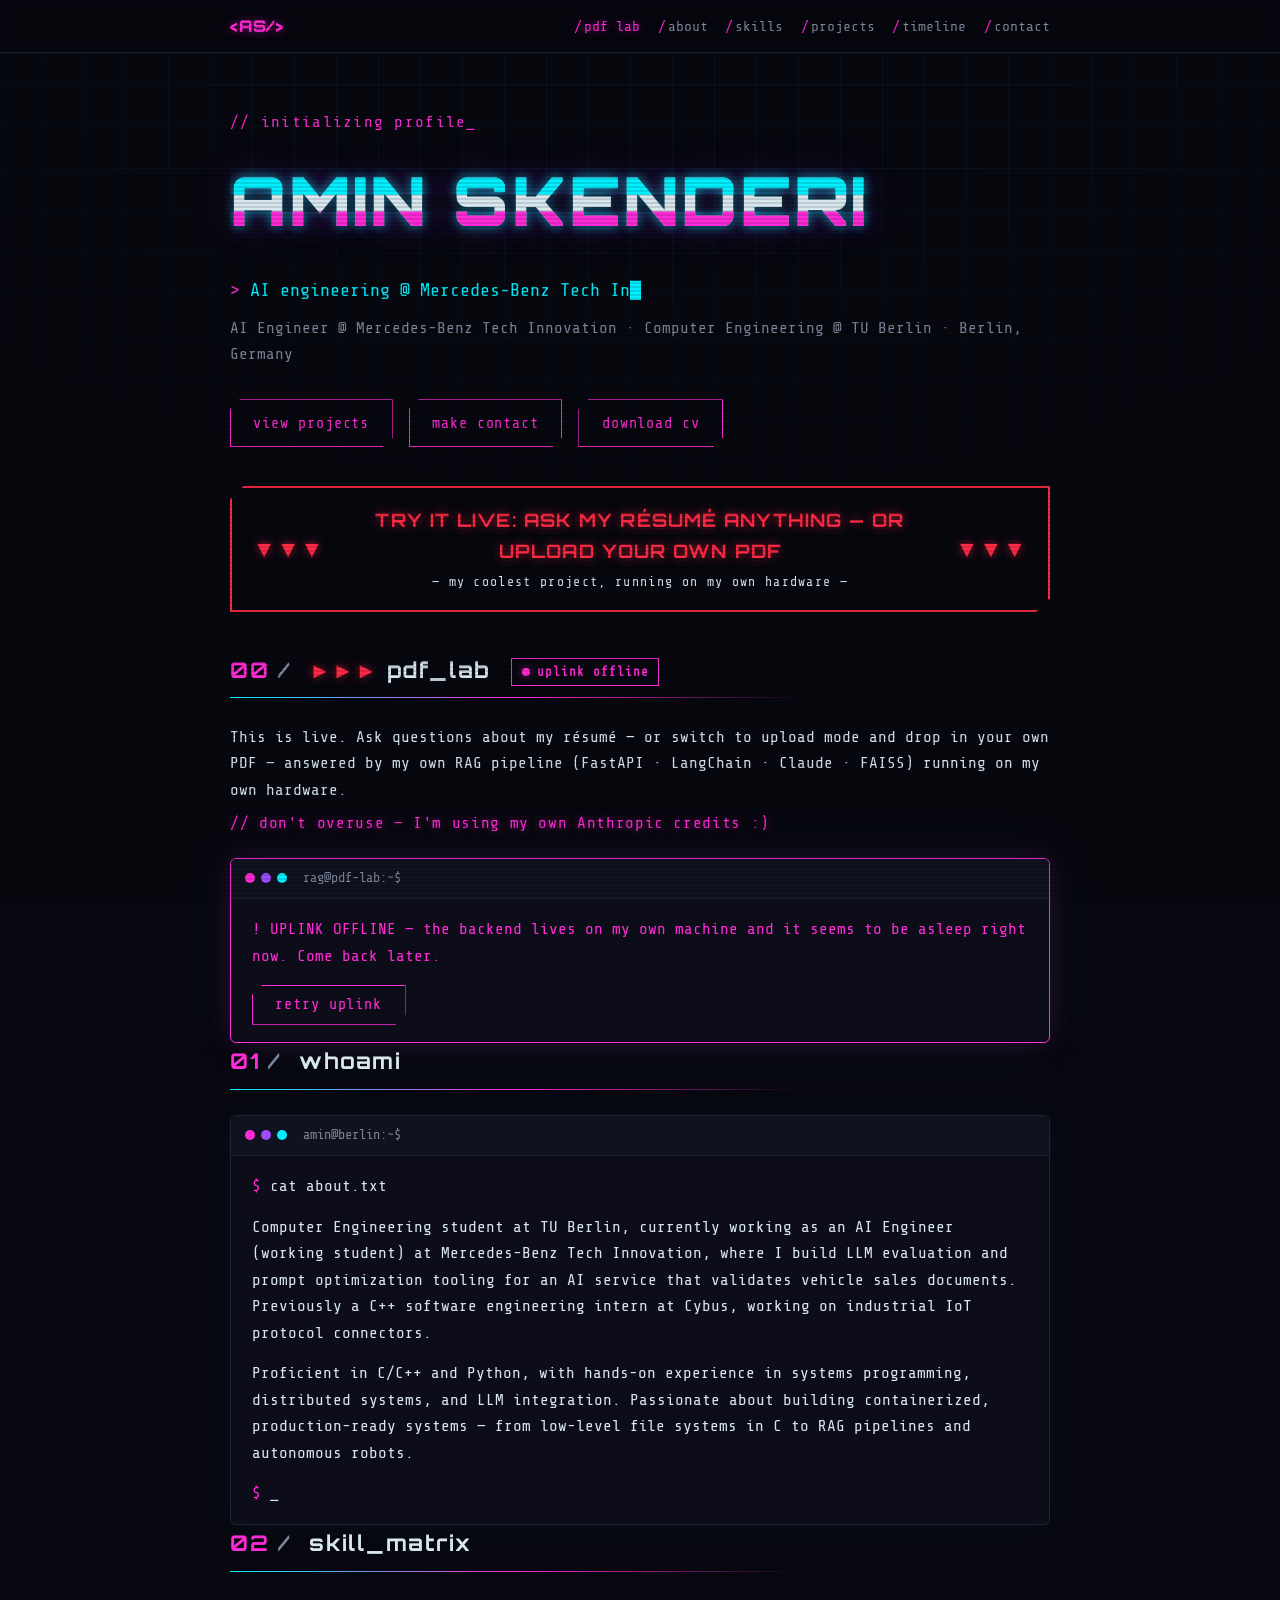
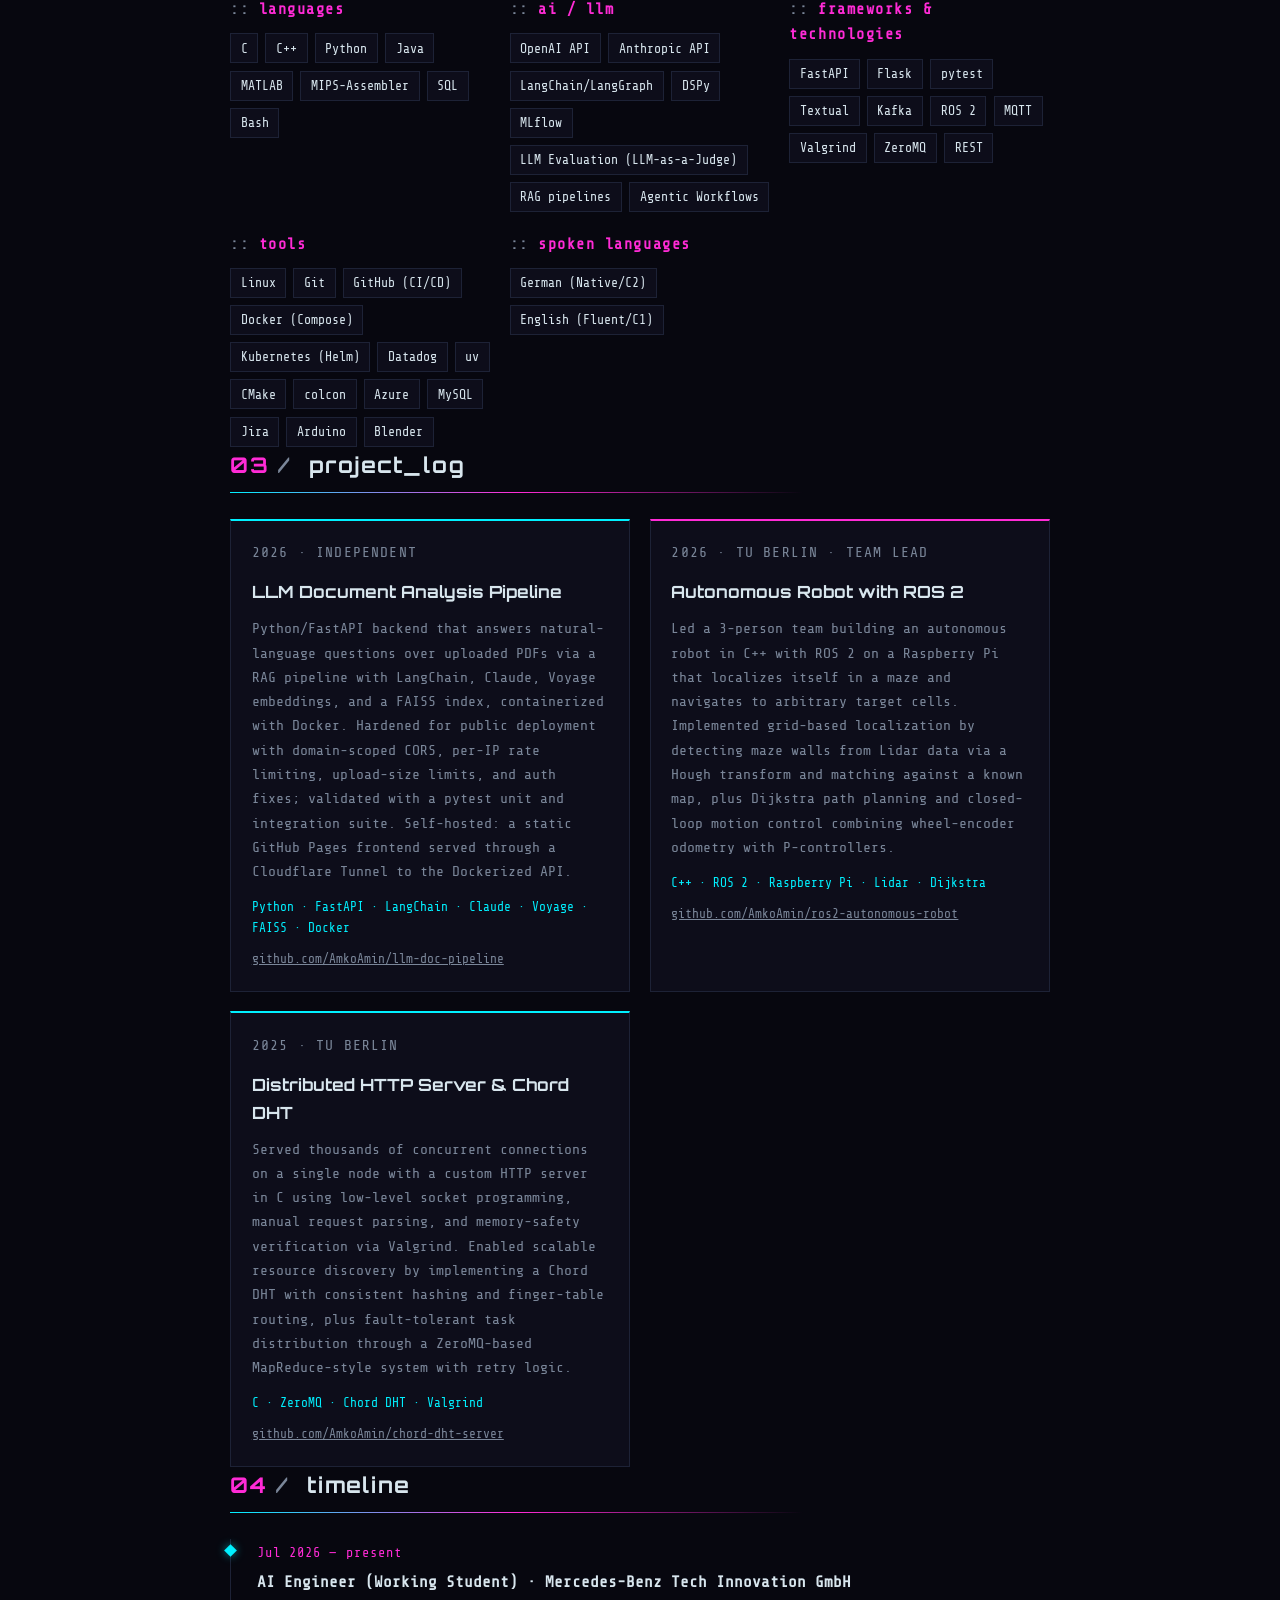
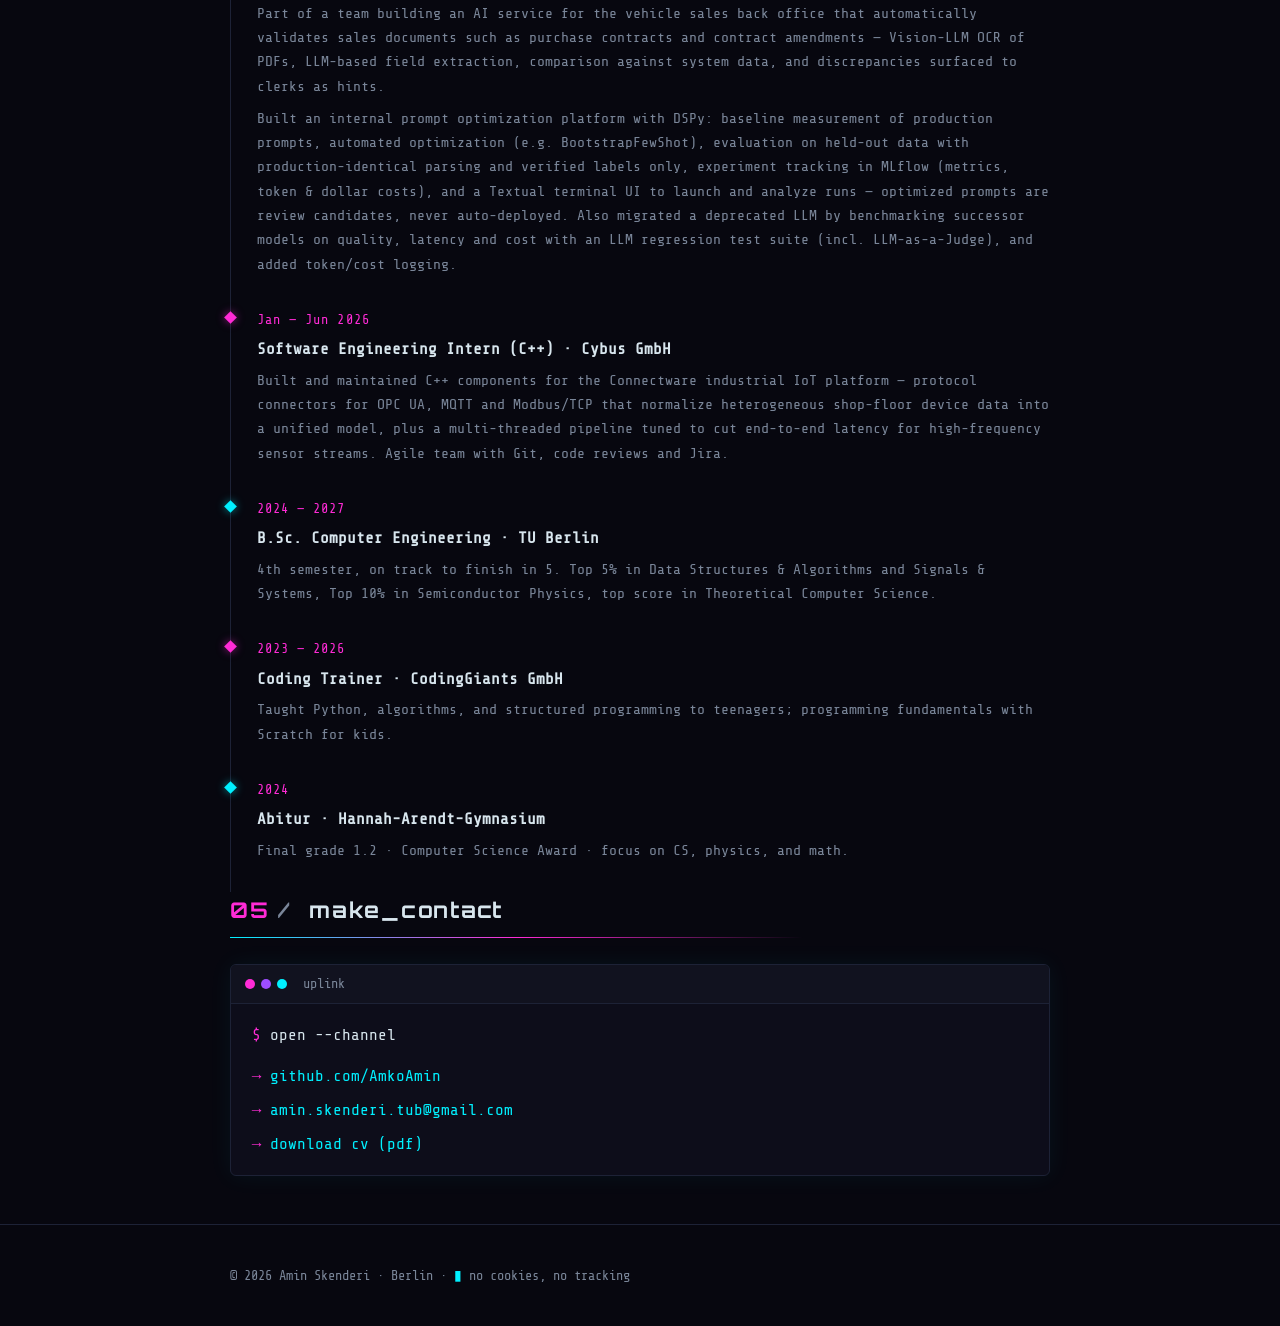
<file: index.html>
<!DOCTYPE html>
<html lang="en">
<head>
  <meta charset="UTF-8">
  <meta name="viewport" content="width=device-width, initial-scale=1.0">
  <meta name="description" content="Amin Skenderi — AI Engineer (working student) at Mercedes-Benz Tech Innovation and Computer Engineering student at TU Berlin, building LLM systems, C++ software and robots in Berlin.">
  <title>Amin Skenderi // root</title>
  <link rel="canonical" href="https://aminskenderi.me/">
  <meta name="robots" content="index, follow">

  <!-- Open Graph -->
  <meta property="og:type" content="website">
  <meta property="og:url" content="https://aminskenderi.me/">
  <meta property="og:title" content="Amin Skenderi">
  <meta property="og:description" content="AI Engineer (working student) at Mercedes-Benz Tech Innovation and Computer Engineering student at TU Berlin, building LLM systems, C++ software and robots in Berlin.">
  <meta name="twitter:card" content="summary">
  <meta name="twitter:title" content="Amin Skenderi">
  <meta name="twitter:description" content="AI Engineer (working student) at Mercedes-Benz Tech Innovation and Computer Engineering student at TU Berlin, building LLM systems, C++ software and robots in Berlin.">

  <!-- Structured data: Person -->
  <script type="application/ld+json">
  {
    "@context": "https://schema.org",
    "@type": "Person",
    "name": "Amin Skenderi",
    "url": "https://aminskenderi.me",
    "jobTitle": "AI Engineer (Working Student)",
    "worksFor": {
      "@type": "Organization",
      "name": "Mercedes-Benz Tech Innovation GmbH"
    },
    "address": {
      "@type": "PostalAddress",
      "addressLocality": "Berlin",
      "addressCountry": "DE"
    },
    "alumniOf": {
      "@type": "CollegeOrUniversity",
      "name": "TU Berlin"
    },
    "sameAs": [
      "https://github.com/AmkoAmin"
    ]
  }
  </script>
  <!-- TODO: LinkedIn-URL oben in "sameAs" ergaenzen, z.B. "https://www.linkedin.com/in/dein-profil" -->

  <link rel="preconnect" href="https://fonts.googleapis.com">
  <link rel="preconnect" href="https://fonts.gstatic.com" crossorigin>
  <link href="https://fonts.googleapis.com/css2?family=Orbitron:wght@500;700;900&family=Share+Tech+Mono&display=swap" rel="stylesheet">
  <link rel="stylesheet" href="style.css">
</head>
<body>
  <div class="scanlines" aria-hidden="true"></div>
  <div class="grid-bg" aria-hidden="true"></div>

  <header class="site-header">
    <nav class="container">
      <a class="brand" href="#top">&lt;AS/&gt;</a>
      <ul class="nav-links">
        <li><a href="#pdf-lab" class="nav-hot">pdf lab</a></li>
        <li><a href="#about">about</a></li>
        <li><a href="#skills">skills</a></li>
        <li><a href="#projects">projects</a></li>
        <li><a href="#timeline">timeline</a></li>
        <li><a href="#contact">contact</a></li>
      </ul>
    </nav>
  </header>

  <main id="top">
    <!-- HERO -->
    <section class="hero container">
      <p class="hero-pre">// initializing profile_</p>
      <h1 class="glitch" data-text="AMIN SKENDERI">AMIN SKENDERI</h1>
      <p class="tagline">
        <span class="prompt">&gt;</span> <span id="typed"></span><span class="cursor">█</span>
      </p>
      <p class="hero-sub">
        AI Engineer @ Mercedes-Benz Tech Innovation · Computer Engineering @ TU Berlin · Berlin, Germany
      </p>
      <div class="hero-actions">
        <a class="btn btn-ghost" href="#projects">view projects</a>
        <a class="btn btn-ghost" href="#contact">make contact</a>
        <a class="btn btn-ghost" href="Amin_Skenderi_CV.pdf" download>download cv</a>
      </div>

      <a href="#pdf-lab" class="lab-callout">
        <span class="callout-arrows" aria-hidden="true">▼▼▼</span>
        <span class="callout-text">
          TRY IT LIVE: ASK MY RÉSUMÉ ANYTHING — OR UPLOAD YOUR OWN PDF
          <small>— my coolest project, running on my own hardware —</small>
        </span>
        <span class="callout-arrows" aria-hidden="true">▼▼▼</span>
      </a>
    </section>

    <!-- PDF LAB -->
    <section id="pdf-lab" class="container">
      <h2>
        <span class="h-num">00</span>
        <span class="red-arrows" aria-hidden="true">►►►</span> pdf_lab
        <span class="uplink-badge" id="uplink-badge"><span class="uplink-dot"></span>checking uplink…</span>
      </h2>
      <p class="lab-intro">
        This is live. Ask questions about my résumé — or switch to upload mode and
        drop in your own PDF — answered by my own RAG pipeline
        (FastAPI · LangChain · Claude · FAISS) running on my own hardware.
      </p>
      <p class="lab-joke">// don't overuse — I'm using my own Anthropic credits :)</p>

      <div class="terminal lab-terminal">
        <div class="terminal-bar">
          <span class="dot"></span><span class="dot"></span><span class="dot"></span>
          <span class="terminal-title">rag@pdf-lab:~$</span>
        </div>
        <div class="terminal-body">
          <div id="lab-offline" class="lab-offline hidden">
            <p><span class="prompt">!</span> UPLINK OFFLINE — the backend lives on my own machine
            and it seems to be asleep right now. Come back later.</p>
            <button class="btn btn-ghost" id="retry-uplink" type="button">retry uplink</button>
          </div>

          <div id="lab-ui" class="hidden">
            <div class="lab-mode" role="tablist" aria-label="lab mode">
              <button type="button" class="mode-btn active" id="mode-demo" role="tab" aria-selected="true">ask about Amin</button>
              <button type="button" class="mode-btn" id="mode-upload" role="tab" aria-selected="false">upload your own</button>
            </div>

            <label class="dropzone" id="dropzone">
              <input type="file" id="file-input" accept=".pdf,.txt" hidden>
              <span id="dropzone-text">[ drop a pdf here — or click to upload ]</span>
            </label>

            <div class="lab-model hidden" id="lab-model">
              <label for="provider-select">answering model</label>
              <select id="provider-select" aria-label="answering model"></select>
            </div>

            <form id="ask-form" class="ask-form">
              <span class="prompt">&gt;</span>
              <input type="text" id="question" placeholder="upload a document first…"
                     autocomplete="off" maxlength="500" disabled>
              <button type="submit" class="btn btn-primary" id="ask-btn" disabled>transmit</button>
            </form>

            <div id="lab-log" class="lab-log" aria-live="polite"></div>
          </div>
        </div>
      </div>
    </section>

    <!-- ABOUT -->
    <section id="about" class="container">
      <h2><span class="h-num">01</span> whoami</h2>
      <div class="terminal">
        <div class="terminal-bar">
          <span class="dot"></span><span class="dot"></span><span class="dot"></span>
          <span class="terminal-title">amin@berlin:~$</span>
        </div>
        <div class="terminal-body">
          <p><span class="prompt">$</span> cat about.txt</p>
          <p>
            Computer Engineering student at TU Berlin, currently working as an AI
            Engineer (working student) at Mercedes-Benz Tech Innovation, where I build
            LLM evaluation and prompt optimization tooling for an AI service that
            validates vehicle sales documents. Previously a C++ software engineering
            intern at Cybus, working on industrial IoT protocol connectors.
          </p>
          <p>
            Proficient in C/C++ and Python, with hands-on experience in systems
            programming, distributed systems, and LLM integration. Passionate about
            building containerized, production-ready systems — from low-level file
            systems in C to RAG pipelines and autonomous robots.
          </p>
          <p><span class="prompt">$</span> _</p>
        </div>
      </div>
    </section>

    <!-- SKILLS -->
    <section id="skills" class="container">
      <h2><span class="h-num">02</span> skill_matrix</h2>
      <div class="skill-groups">
        <div class="skill-group">
          <h3>languages</h3>
          <ul class="chips">
            <li>C</li><li>C++</li><li>Python</li><li>Java</li><li>MATLAB</li>
            <li>MIPS-Assembler</li><li>SQL</li><li>Bash</li>
          </ul>
        </div>
        <div class="skill-group">
          <h3>ai / llm</h3>
          <ul class="chips">
            <li>OpenAI API</li><li>Anthropic API</li><li>LangChain/LangGraph</li>
            <li>DSPy</li><li>MLflow</li><li>LLM Evaluation (LLM-as-a-Judge)</li>
            <li>RAG pipelines</li><li>Agentic Workflows</li>
          </ul>
        </div>
        <div class="skill-group">
          <h3>frameworks &amp; technologies</h3>
          <ul class="chips">
            <li>FastAPI</li><li>Flask</li><li>pytest</li><li>Textual</li><li>Kafka</li><li>ROS 2</li><li>MQTT</li>
            <li>Valgrind</li><li>ZeroMQ</li><li>REST</li>
          </ul>
        </div>
        <div class="skill-group">
          <h3>tools</h3>
          <ul class="chips">
            <li>Linux</li><li>Git</li><li>GitHub (CI/CD)</li><li>Docker (Compose)</li>
            <li>Kubernetes (Helm)</li><li>Datadog</li><li>uv</li>
            <li>CMake</li><li>colcon</li><li>Azure</li><li>MySQL</li><li>Jira</li><li>Arduino</li><li>Blender</li>
          </ul>
        </div>
        <div class="skill-group">
          <h3>spoken languages</h3>
          <ul class="chips">
            <li>German (Native/C2)</li><li>English (Fluent/C1)</li>
          </ul>
        </div>
      </div>
    </section>

    <!-- PROJECTS -->
    <section id="projects" class="container">
      <h2><span class="h-num">03</span> project_log</h2>
      <div class="project-grid">
        <article class="project-card">
          <p class="card-meta">2026 · independent</p>
          <h3>LLM Document Analysis Pipeline</h3>
          <p>
            Python/FastAPI backend that answers natural-language questions over
            uploaded PDFs via a RAG pipeline with LangChain, Claude,
            Voyage embeddings, and a FAISS index, containerized with Docker.
            Hardened for public deployment with domain-scoped CORS, per-IP rate
            limiting, upload-size limits, and auth fixes; validated with a pytest unit and
            integration suite. Self-hosted: a static GitHub Pages frontend served
            through a Cloudflare Tunnel to the Dockerized API.
          </p>
          <p class="tech">Python · FastAPI · LangChain · Claude · Voyage · FAISS · Docker</p>
          <p class="repo"><a href="https://github.com/AmkoAmin/llm-doc-pipeline">github.com/AmkoAmin/llm-doc-pipeline</a></p>
        </article>

        <article class="project-card">
          <p class="card-meta">2026 · TU Berlin · team lead</p>
          <h3>Autonomous Robot with ROS 2</h3>
          <p>
            Led a 3-person team building an autonomous robot in C++ with ROS 2 on
            a Raspberry Pi that localizes itself in a maze and navigates to
            arbitrary target cells. Implemented grid-based localization by
            detecting maze walls from Lidar data via a Hough transform and
            matching against a known map, plus Dijkstra path planning and
            closed-loop motion control combining wheel-encoder odometry with
            P-controllers.
          </p>
          <p class="tech">C++ · ROS 2 · Raspberry Pi · Lidar · Dijkstra</p>
          <p class="repo"><a href="https://github.com/AmkoAmin/ros2-autonomous-robot">github.com/AmkoAmin/ros2-autonomous-robot</a></p>
        </article>

        <article class="project-card">
          <p class="card-meta">2025 · TU Berlin</p>
          <h3>Distributed HTTP Server &amp; Chord DHT</h3>
          <p>
            Served thousands of concurrent connections on a single node with a
            custom HTTP server in C using low-level socket programming, manual
            request parsing, and memory-safety verification via Valgrind. Enabled
            scalable resource discovery by implementing a Chord DHT with
            consistent hashing and finger-table routing, plus fault-tolerant task
            distribution through a ZeroMQ-based MapReduce-style system with retry
            logic.
          </p>
          <p class="tech">C · ZeroMQ · Chord DHT · Valgrind</p>
          <p class="repo"><a href="https://github.com/AmkoAmin/chord-dht-server">github.com/AmkoAmin/chord-dht-server</a></p>
        </article>
      </div>
    </section>

    <!-- TIMELINE -->
    <section id="timeline" class="container">
      <h2><span class="h-num">04</span> timeline</h2>
      <ul class="timeline">
        <li>
          <span class="time">Jul 2026 — present</span>
          <div>
            <h3>AI Engineer (Working Student) · Mercedes-Benz Tech Innovation GmbH</h3>
            <p>Part of a team building an AI service for the vehicle sales back office
            that automatically validates sales documents such as purchase contracts and
            contract amendments — Vision-LLM OCR of PDFs, LLM-based field extraction,
            comparison against system data, and discrepancies surfaced to clerks as hints.</p>
            <p>Built an internal prompt optimization platform with DSPy: baseline
            measurement of production prompts, automated optimization (e.g.
            BootstrapFewShot), evaluation on held-out data with production-identical
            parsing and verified labels only, experiment tracking in MLflow (metrics,
            token &amp; dollar costs), and a Textual terminal UI to launch and analyze
            runs — optimized prompts are review candidates, never auto-deployed. Also
            migrated a deprecated LLM by benchmarking successor models on quality,
            latency and cost with an LLM regression test suite (incl. LLM-as-a-Judge),
            and added token/cost logging.</p>
          </div>
        </li>
        <li>
          <span class="time">Jan — Jun 2026</span>
          <div>
            <h3>Software Engineering Intern (C++) · Cybus GmbH</h3>
            <p>Built and maintained C++ components for the Connectware industrial
            IoT platform — protocol connectors for OPC UA, MQTT and Modbus/TCP that
            normalize heterogeneous shop-floor device data into a unified model, plus
            a multi-threaded pipeline tuned to cut end-to-end latency for high-frequency
            sensor streams. Agile team with Git, code reviews and Jira.</p>
          </div>
        </li>
        <li>
          <span class="time">2024 — 2027</span>
          <div>
            <h3>B.Sc. Computer Engineering · TU Berlin</h3>
            <p>4th semester, on track to finish in 5. Top 5% in Data Structures &amp;
            Algorithms and Signals &amp; Systems, Top 10% in Semiconductor Physics,
            top score in Theoretical Computer Science.</p>
          </div>
        </li>
        <li>
          <span class="time">2023 — 2026</span>
          <div>
            <h3>Coding Trainer · CodingGiants GmbH</h3>
            <p>Taught Python, algorithms, and structured programming to teenagers;
            programming fundamentals with Scratch for kids.</p>
          </div>
        </li>
        <li>
          <span class="time">2024</span>
          <div>
            <h3>Abitur · Hannah-Arendt-Gymnasium</h3>
            <p>Final grade 1.2 · Computer Science Award · focus on CS, physics, and math.</p>
          </div>
        </li>
      </ul>
    </section>

    <!-- CONTACT -->
    <section id="contact" class="container">
      <h2><span class="h-num">05</span> make_contact</h2>
      <div class="terminal">
        <div class="terminal-bar">
          <span class="dot"></span><span class="dot"></span><span class="dot"></span>
          <span class="terminal-title">uplink</span>
        </div>
        <div class="terminal-body contact-body">
          <p><span class="prompt">$</span> open --channel</p>
          <ul class="contact-links">
            <li><a href="https://github.com/AmkoAmin">github.com/AmkoAmin</a></li>
            <li><a href="mailto:amin.skenderi.tub@gmail.com">amin.skenderi.tub@gmail.com</a></li>
            <li><a href="Amin_Skenderi_CV.pdf" download>download cv (pdf)</a></li>
          </ul>
        </div>
      </div>
    </section>
  </main>

  <footer class="site-footer">
    <div class="container">
      <p>© 2026 Amin Skenderi · Berlin · <span class="footer-blink">▮</span> no cookies, no tracking</p>
    </div>
  </footer>

  <script src="script.js"></script>
</body>
</html>
</file>
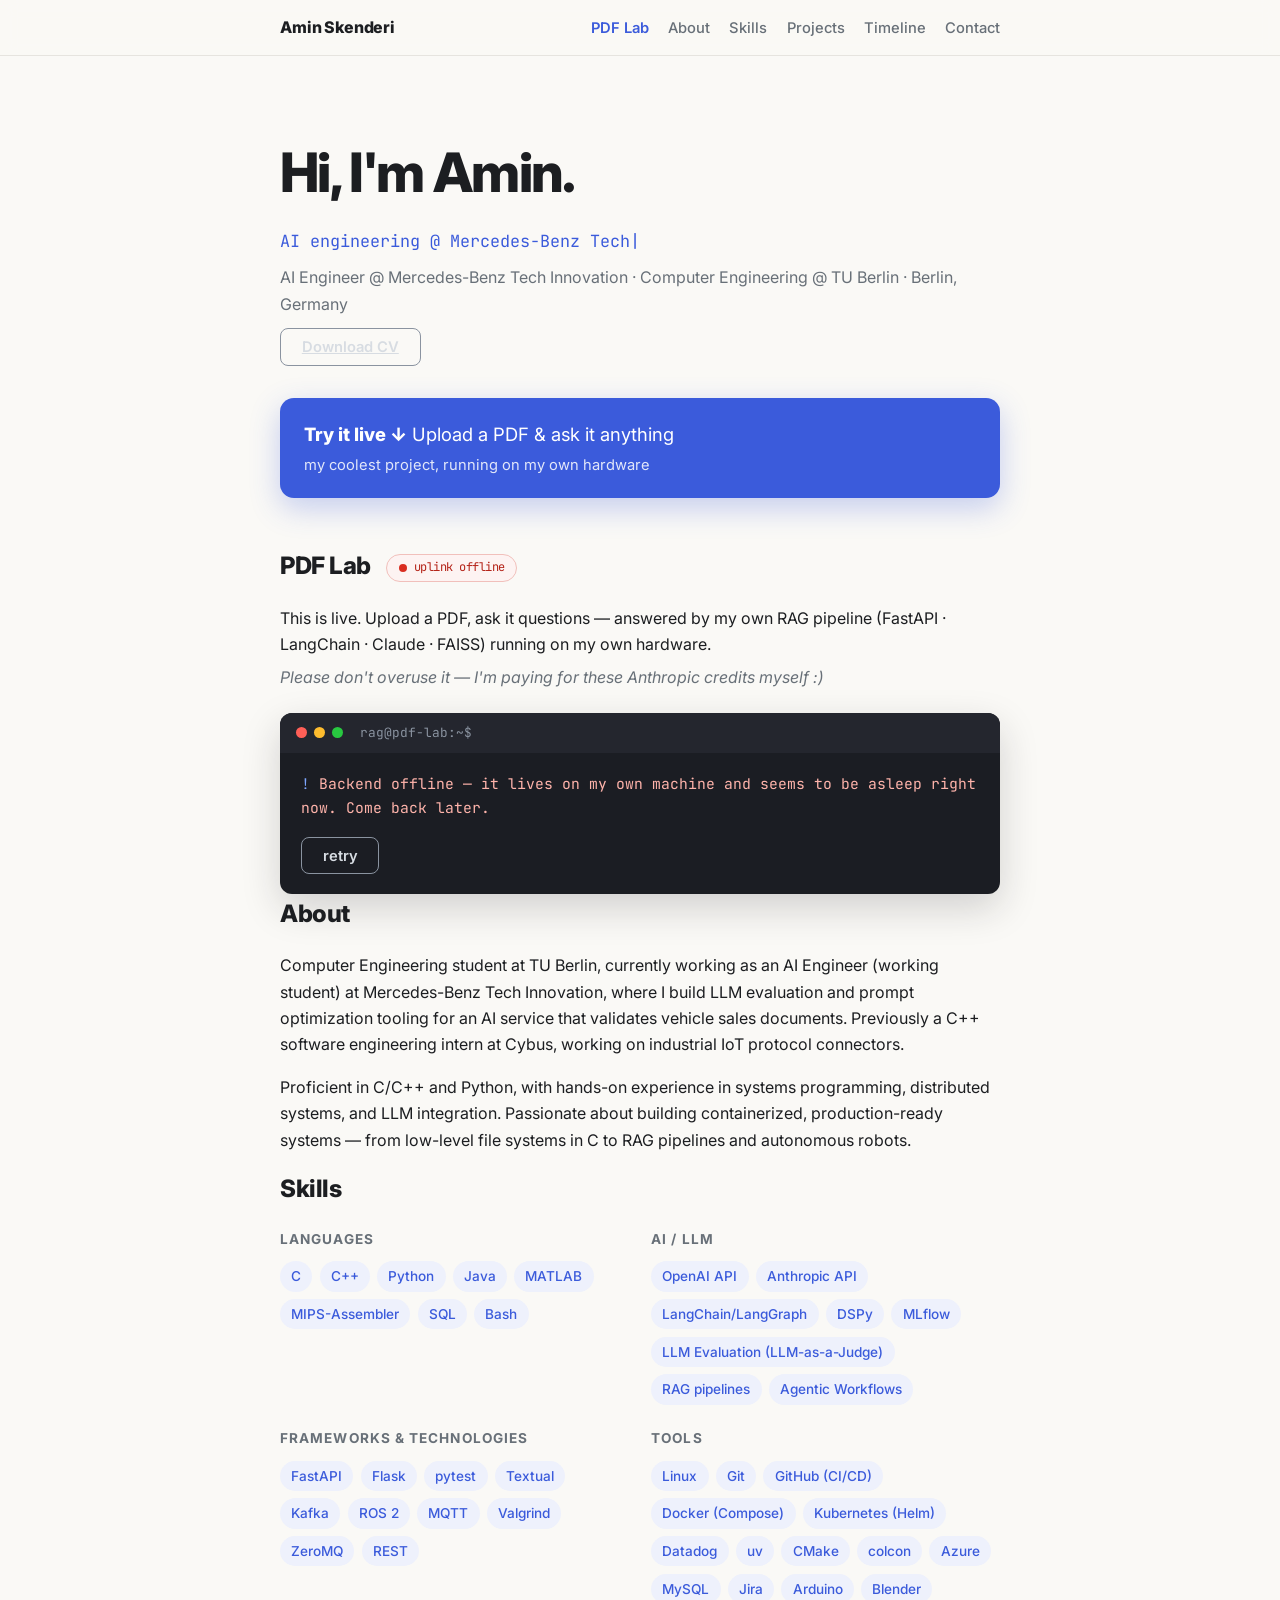
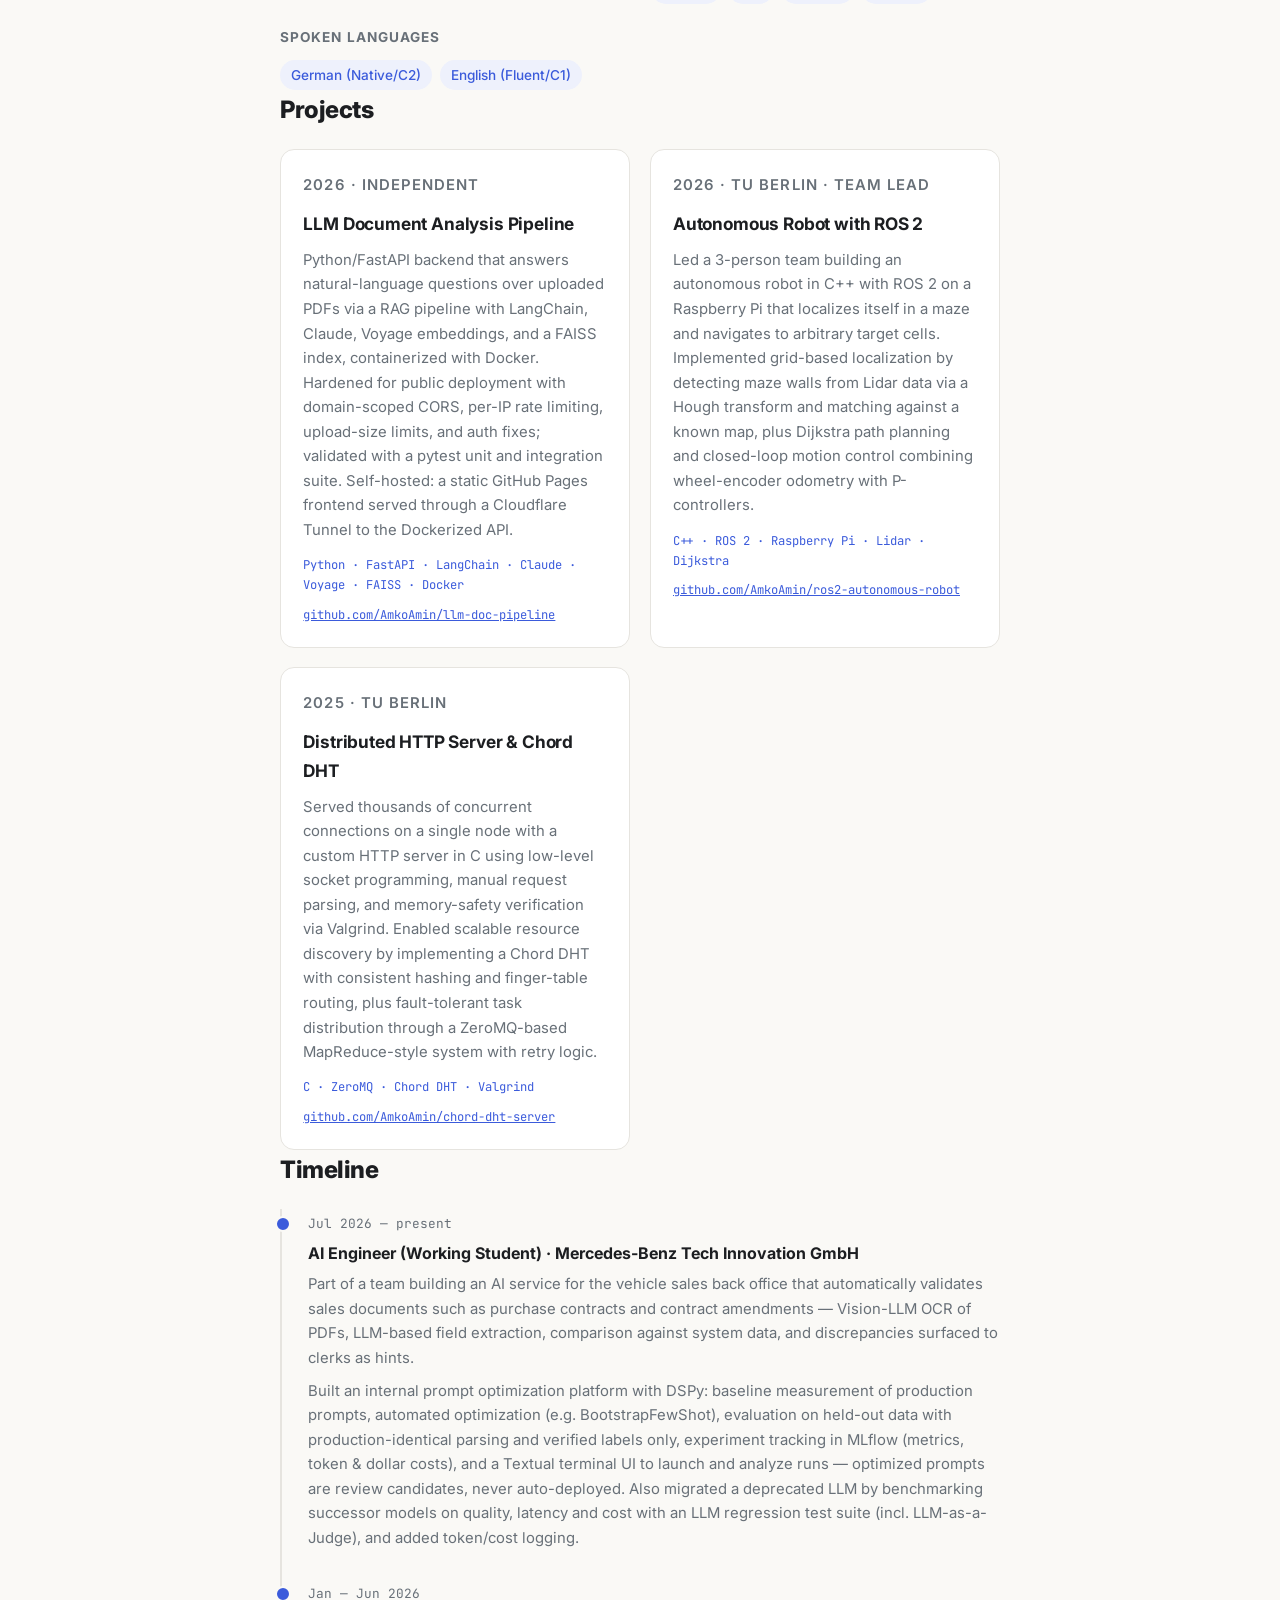
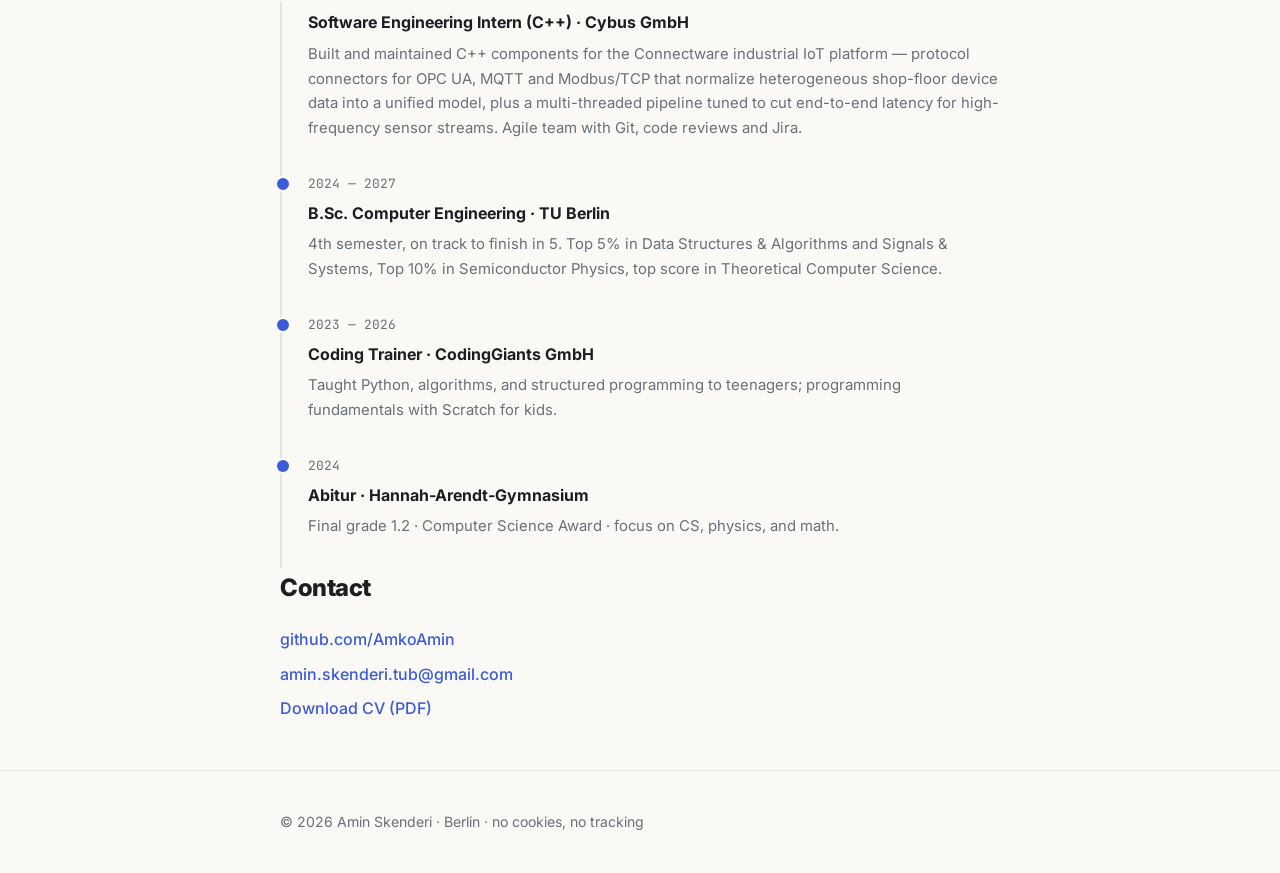
<file: index-alternative.html>
<!DOCTYPE html>
<html lang="en">
<head>
  <meta charset="UTF-8">
  <meta name="viewport" content="width=device-width, initial-scale=1.0">
  <meta name="description" content="Amin Skenderi — AI Engineer (working student) at Mercedes-Benz Tech Innovation and Computer Engineering student at TU Berlin, building LLM systems, C++ software and robots in Berlin.">
  <title>Amin Skenderi</title>
  <!-- Hauptseite als canonical, damit beide Versionen nicht als Duplicate Content konkurrieren -->
  <link rel="canonical" href="https://aminskenderi.me/">
  <meta name="robots" content="index, follow">

  <!-- Open Graph -->
  <meta property="og:type" content="website">
  <meta property="og:url" content="https://aminskenderi.me/">
  <meta property="og:title" content="Amin Skenderi">
  <meta property="og:description" content="AI Engineer (working student) at Mercedes-Benz Tech Innovation and Computer Engineering student at TU Berlin, building LLM systems, C++ software and robots in Berlin.">

  <!-- Structured data: Person -->
  <script type="application/ld+json">
  {
    "@context": "https://schema.org",
    "@type": "Person",
    "name": "Amin Skenderi",
    "url": "https://aminskenderi.me",
    "jobTitle": "AI Engineer (Working Student)",
    "worksFor": {
      "@type": "Organization",
      "name": "Mercedes-Benz Tech Innovation GmbH"
    },
    "address": {
      "@type": "PostalAddress",
      "addressLocality": "Berlin",
      "addressCountry": "DE"
    },
    "alumniOf": {
      "@type": "CollegeOrUniversity",
      "name": "TU Berlin"
    },
    "sameAs": [
      "https://github.com/AmkoAmin"
    ]
  }
  </script>

  <link rel="preconnect" href="https://fonts.googleapis.com">
  <link rel="preconnect" href="https://fonts.gstatic.com" crossorigin>
  <link href="https://fonts.googleapis.com/css2?family=Inter:wght@400;500;600;800&family=JetBrains+Mono:wght@400;600&display=swap" rel="stylesheet">
  <link rel="stylesheet" href="style-alternative.css">
</head>
<body>
  <header class="site-header">
    <nav class="container">
      <a class="brand" href="#top">Amin Skenderi</a>
      <ul class="nav-links">
        <li><a href="#pdf-lab" class="nav-hot">PDF Lab</a></li>
        <li><a href="#about">About</a></li>
        <li><a href="#skills">Skills</a></li>
        <li><a href="#projects">Projects</a></li>
        <li><a href="#timeline">Timeline</a></li>
        <li><a href="#contact">Contact</a></li>
      </ul>
    </nav>
  </header>

  <main id="top">
    <!-- HERO -->
    <section class="hero container">
      <h1>Hi, I'm Amin.</h1>
      <p class="tagline"><span id="typed"></span><span class="cursor">|</span></p>
      <p class="hero-sub">
        AI Engineer @ Mercedes-Benz Tech Innovation · Computer Engineering @ TU Berlin · Berlin, Germany
      </p>

      <p class="hero-actions">
        <a class="btn" href="Amin_Skenderi_CV.pdf" download>Download CV</a>
      </p>

      <a href="#pdf-lab" class="lab-callout">
        <span class="callout-text">
          <strong>Try it live ↓</strong> Upload a PDF &amp; ask it anything
          <small>my coolest project, running on my own hardware</small>
        </span>
      </a>
    </section>

    <!-- PDF LAB -->
    <section id="pdf-lab" class="container">
      <h2>PDF Lab
        <span class="uplink-badge" id="uplink-badge"><span class="uplink-dot"></span>checking uplink…</span>
      </h2>
      <p class="lab-intro">
        This is live. Upload a PDF, ask it questions — answered by my own
        RAG pipeline (FastAPI · LangChain · Claude · FAISS) running on my own hardware.
      </p>
      <p class="lab-joke">Please don't overuse it — I'm paying for these Anthropic credits myself :)</p>

      <div class="terminal lab-terminal">
        <div class="terminal-bar">
          <span class="dot"></span><span class="dot"></span><span class="dot"></span>
          <span class="terminal-title">rag@pdf-lab:~$</span>
        </div>
        <div class="terminal-body">
          <div id="lab-offline" class="lab-offline hidden">
            <p><span class="prompt">!</span> Backend offline — it lives on my own machine
            and seems to be asleep right now. Come back later.</p>
            <button class="btn" id="retry-uplink" type="button">retry</button>
          </div>

          <div id="lab-ui" class="hidden">
            <div class="lab-mode" role="tablist" aria-label="lab mode">
              <button type="button" class="mode-btn active" id="mode-demo" role="tab" aria-selected="true">ask about Amin</button>
              <button type="button" class="mode-btn" id="mode-upload" role="tab" aria-selected="false">upload your own</button>
            </div>

            <label class="dropzone" id="dropzone">
              <input type="file" id="file-input" accept=".pdf,.txt" hidden>
              <span id="dropzone-text">[ drop a pdf here — or click to upload ]</span>
            </label>

            <form id="ask-form" class="ask-form">
              <span class="prompt">&gt;</span>
              <input type="text" id="question" placeholder="upload a document first…"
                     autocomplete="off" maxlength="500" disabled>
              <button type="submit" class="btn btn-primary" id="ask-btn" disabled>Ask</button>
            </form>

            <div id="lab-log" class="lab-log" aria-live="polite"></div>
          </div>
        </div>
      </div>
    </section>

    <!-- ABOUT -->
    <section id="about" class="container">
      <h2>About</h2>
      <p>
        Computer Engineering student at TU Berlin, currently working as an AI
        Engineer (working student) at Mercedes-Benz Tech Innovation, where I build
        LLM evaluation and prompt optimization tooling for an AI service that
        validates vehicle sales documents. Previously a C++ software engineering
        intern at Cybus, working on industrial IoT protocol connectors.
      </p>
      <p>
        Proficient in C/C++ and Python, with hands-on experience in systems
        programming, distributed systems, and LLM integration. Passionate about
        building containerized, production-ready systems — from low-level file
        systems in C to RAG pipelines and autonomous robots.
      </p>
    </section>

    <!-- SKILLS -->
    <section id="skills" class="container">
      <h2>Skills</h2>
      <div class="skill-groups">
        <div class="skill-group">
          <h3>Languages</h3>
          <ul class="chips">
            <li>C</li><li>C++</li><li>Python</li><li>Java</li><li>MATLAB</li>
            <li>MIPS-Assembler</li><li>SQL</li><li>Bash</li>
          </ul>
        </div>
        <div class="skill-group">
          <h3>AI / LLM</h3>
          <ul class="chips">
            <li>OpenAI API</li><li>Anthropic API</li><li>LangChain/LangGraph</li>
            <li>DSPy</li><li>MLflow</li><li>LLM Evaluation (LLM-as-a-Judge)</li>
            <li>RAG pipelines</li><li>Agentic Workflows</li>
          </ul>
        </div>
        <div class="skill-group">
          <h3>Frameworks &amp; Technologies</h3>
          <ul class="chips">
            <li>FastAPI</li><li>Flask</li><li>pytest</li><li>Textual</li><li>Kafka</li><li>ROS 2</li><li>MQTT</li>
            <li>Valgrind</li><li>ZeroMQ</li><li>REST</li>
          </ul>
        </div>
        <div class="skill-group">
          <h3>Tools</h3>
          <ul class="chips">
            <li>Linux</li><li>Git</li><li>GitHub (CI/CD)</li><li>Docker (Compose)</li>
            <li>Kubernetes (Helm)</li><li>Datadog</li><li>uv</li>
            <li>CMake</li><li>colcon</li><li>Azure</li><li>MySQL</li><li>Jira</li><li>Arduino</li><li>Blender</li>
          </ul>
        </div>
        <div class="skill-group">
          <h3>Spoken Languages</h3>
          <ul class="chips">
            <li>German (Native/C2)</li><li>English (Fluent/C1)</li>
          </ul>
        </div>
      </div>
    </section>

    <!-- PROJECTS -->
    <section id="projects" class="container">
      <h2>Projects</h2>
      <div class="project-grid">
        <article class="project-card">
          <p class="card-meta">2026 · Independent</p>
          <h3>LLM Document Analysis Pipeline</h3>
          <p>
            Python/FastAPI backend that answers natural-language questions over
            uploaded PDFs via a RAG pipeline with LangChain, Claude,
            Voyage embeddings, and a FAISS index, containerized with Docker.
            Hardened for public deployment with domain-scoped CORS, per-IP rate
            limiting, upload-size limits, and auth fixes; validated with a pytest unit and
            integration suite. Self-hosted: a static GitHub Pages frontend served
            through a Cloudflare Tunnel to the Dockerized API.
          </p>
          <p class="tech">Python · FastAPI · LangChain · Claude · Voyage · FAISS · Docker</p>
          <p class="repo"><a href="https://github.com/AmkoAmin/llm-doc-pipeline">github.com/AmkoAmin/llm-doc-pipeline</a></p>
        </article>

        <article class="project-card">
          <p class="card-meta">2026 · TU Berlin · Team Lead</p>
          <h3>Autonomous Robot with ROS 2</h3>
          <p>
            Led a 3-person team building an autonomous robot in C++ with ROS 2 on
            a Raspberry Pi that localizes itself in a maze and navigates to
            arbitrary target cells. Implemented grid-based localization by
            detecting maze walls from Lidar data via a Hough transform and
            matching against a known map, plus Dijkstra path planning and
            closed-loop motion control combining wheel-encoder odometry with
            P-controllers.
          </p>
          <p class="tech">C++ · ROS 2 · Raspberry Pi · Lidar · Dijkstra</p>
          <p class="repo"><a href="https://github.com/AmkoAmin/ros2-autonomous-robot">github.com/AmkoAmin/ros2-autonomous-robot</a></p>
        </article>

        <article class="project-card">
          <p class="card-meta">2025 · TU Berlin</p>
          <h3>Distributed HTTP Server &amp; Chord DHT</h3>
          <p>
            Served thousands of concurrent connections on a single node with a
            custom HTTP server in C using low-level socket programming, manual
            request parsing, and memory-safety verification via Valgrind. Enabled
            scalable resource discovery by implementing a Chord DHT with
            consistent hashing and finger-table routing, plus fault-tolerant task
            distribution through a ZeroMQ-based MapReduce-style system with retry
            logic.
          </p>
          <p class="tech">C · ZeroMQ · Chord DHT · Valgrind</p>
          <p class="repo"><a href="https://github.com/AmkoAmin/chord-dht-server">github.com/AmkoAmin/chord-dht-server</a></p>
        </article>
      </div>
    </section>

    <!-- TIMELINE -->
    <section id="timeline" class="container">
      <h2>Timeline</h2>
      <ul class="timeline">
        <li>
          <span class="time">Jul 2026 — present</span>
          <div>
            <h3>AI Engineer (Working Student) · Mercedes-Benz Tech Innovation GmbH</h3>
            <p>Part of a team building an AI service for the vehicle sales back office
            that automatically validates sales documents such as purchase contracts and
            contract amendments — Vision-LLM OCR of PDFs, LLM-based field extraction,
            comparison against system data, and discrepancies surfaced to clerks as hints.</p>
            <p>Built an internal prompt optimization platform with DSPy: baseline
            measurement of production prompts, automated optimization (e.g.
            BootstrapFewShot), evaluation on held-out data with production-identical
            parsing and verified labels only, experiment tracking in MLflow (metrics,
            token &amp; dollar costs), and a Textual terminal UI to launch and analyze
            runs — optimized prompts are review candidates, never auto-deployed. Also
            migrated a deprecated LLM by benchmarking successor models on quality,
            latency and cost with an LLM regression test suite (incl. LLM-as-a-Judge),
            and added token/cost logging.</p>
          </div>
        </li>
        <li>
          <span class="time">Jan — Jun 2026</span>
          <div>
            <h3>Software Engineering Intern (C++) · Cybus GmbH</h3>
            <p>Built and maintained C++ components for the Connectware industrial
            IoT platform — protocol connectors for OPC UA, MQTT and Modbus/TCP that
            normalize heterogeneous shop-floor device data into a unified model, plus
            a multi-threaded pipeline tuned to cut end-to-end latency for high-frequency
            sensor streams. Agile team with Git, code reviews and Jira.</p>
          </div>
        </li>
        <li>
          <span class="time">2024 — 2027</span>
          <div>
            <h3>B.Sc. Computer Engineering · TU Berlin</h3>
            <p>4th semester, on track to finish in 5. Top 5% in Data Structures &amp;
            Algorithms and Signals &amp; Systems, Top 10% in Semiconductor Physics,
            top score in Theoretical Computer Science.</p>
          </div>
        </li>
        <li>
          <span class="time">2023 — 2026</span>
          <div>
            <h3>Coding Trainer · CodingGiants GmbH</h3>
            <p>Taught Python, algorithms, and structured programming to teenagers;
            programming fundamentals with Scratch for kids.</p>
          </div>
        </li>
        <li>
          <span class="time">2024</span>
          <div>
            <h3>Abitur · Hannah-Arendt-Gymnasium</h3>
            <p>Final grade 1.2 · Computer Science Award · focus on CS, physics, and math.</p>
          </div>
        </li>
      </ul>
    </section>

    <!-- CONTACT -->
    <section id="contact" class="container">
      <h2>Contact</h2>
      <ul class="contact-links">
        <li><a href="https://github.com/AmkoAmin">github.com/AmkoAmin</a></li>
        <li><a href="mailto:amin.skenderi.tub@gmail.com">amin.skenderi.tub@gmail.com</a></li>
        <li><a href="Amin_Skenderi_CV.pdf" download>Download CV (PDF)</a></li>
      </ul>
    </section>
  </main>

  <footer class="site-footer">
    <div class="container">
      <p>© 2026 Amin Skenderi · Berlin · no cookies, no tracking</p>
    </div>
  </footer>

  <script src="script.js"></script>
</body>
</html>
</file>
<file: style.css>
:root {
  --bg: #07070f;
  --bg-panel: #0d0d1a;
  --text: #d8e6ee;
  --muted: #7a8699;
  --cyan: #00f0ff;
  --magenta: #ff2bd6;
  --purple: #9d4dff;
  --border: #1d2236;
  --glow-cyan: 0 0 8px rgba(0, 240, 255, 0.55);
  --glow-magenta: 0 0 8px rgba(255, 43, 214, 0.55);
  --red: #ff2a44;
  --glow-red: 0 0 10px rgba(255, 42, 68, 0.65);
}

* {
  box-sizing: border-box;
}

html {
  scroll-behavior: smooth;
}

body {
  margin: 0;
  font-family: "Share Tech Mono", monospace;
  background: var(--bg);
  color: var(--text);
  line-height: 1.65;
}

/* ---- background fx ---- */
.grid-bg {
  position: fixed;
  inset: 0;
  z-index: -2;
  background-image:
    linear-gradient(rgba(0, 240, 255, 0.05) 1px, transparent 1px),
    linear-gradient(90deg, rgba(0, 240, 255, 0.05) 1px, transparent 1px);
  background-size: 42px 42px;
  mask-image: radial-gradient(ellipse 90% 70% at 50% 0%, black 30%, transparent 80%);
}

.scanlines {
  position: fixed;
  inset: 0;
  z-index: 10;
  pointer-events: none;
  background: repeating-linear-gradient(
    to bottom,
    transparent 0 2px,
    rgba(0, 0, 0, 0.12) 2px 4px
  );
}

.container {
  max-width: 860px;
  margin: 0 auto;
  padding: 0 1.25rem;
}

a {
  color: var(--cyan);
}

/* ---- header ---- */
.site-header {
  position: sticky;
  top: 0;
  z-index: 5;
  background: rgba(7, 7, 15, 0.85);
  backdrop-filter: blur(6px);
  border-bottom: 1px solid var(--border);
  padding: 0.8rem 0;
}

.site-header nav {
  display: flex;
  align-items: center;
  justify-content: space-between;
  gap: 1rem;
}

.brand {
  font-family: "Orbitron", sans-serif;
  font-weight: 900;
  color: var(--magenta);
  text-decoration: none;
  text-shadow: var(--glow-magenta);
  letter-spacing: 0.05em;
}

.nav-links {
  display: flex;
  flex-wrap: wrap;
  gap: 1.1rem;
  list-style: none;
  margin: 0;
  padding: 0;
}

.nav-links a {
  color: var(--muted);
  text-decoration: none;
  font-size: 0.92rem;
}

.nav-links a::before {
  content: "/";
  color: var(--magenta);
  margin-right: 2px;
}

.nav-links a:hover {
  color: var(--cyan);
  text-shadow: var(--glow-cyan);
}

.nav-links a.nav-hot {
  color: var(--magenta);
  text-shadow: var(--glow-magenta);
}

/* ---- hero ---- */
.hero {
  padding: 3.5rem 1.25rem 2.5rem;
}

.hero-pre {
  color: var(--magenta);
  margin: 0 0 0.6rem;
  letter-spacing: 0.08em;
}

.glitch {
  font-family: "Orbitron", sans-serif;
  font-weight: 900;
  font-size: clamp(2.1rem, 7vw, 4.2rem);
  margin: 0;
  color: var(--text);
  position: relative;
  letter-spacing: 0.04em;
  text-shadow:
    0 0 12px rgba(0, 240, 255, 0.35),
    0 0 40px rgba(157, 77, 255, 0.25);
}

.glitch::before,
.glitch::after {
  content: attr(data-text);
  position: absolute;
  inset: 0;
  overflow: hidden;
}

.glitch::before {
  color: var(--cyan);
  animation: glitch-shift 3.2s infinite linear alternate-reverse;
  clip-path: inset(20% 0 55% 0);
}

.glitch::after {
  color: var(--magenta);
  animation: glitch-shift 2.7s infinite linear alternate;
  clip-path: inset(60% 0 15% 0);
}

@keyframes glitch-shift {
  0%, 86% { transform: translate(0, 0); opacity: 0; }
  87% { transform: translate(-4px, 1px); opacity: 0.85; }
  90% { transform: translate(3px, -1px); opacity: 0.85; }
  93% { transform: translate(-2px, 2px); opacity: 0.7; }
  96% { transform: translate(4px, 0); opacity: 0.85; }
  100% { transform: translate(0, 0); opacity: 0; }
}

.tagline {
  font-size: 1.15rem;
  color: var(--cyan);
  min-height: 1.8em;
  margin: 1.2rem 0 0.4rem;
}

.prompt {
  color: var(--magenta);
}

.cursor {
  animation: blink 1s steps(1) infinite;
  color: var(--cyan);
}

@keyframes blink {
  50% { opacity: 0; }
}

.hero-sub {
  color: var(--muted);
  margin: 0 0 2rem;
}

.hero-actions {
  display: flex;
  flex-wrap: wrap;
  gap: 1rem;
}

.btn {
  font-family: inherit;
  font-size: 0.95rem;
  text-decoration: none;
  padding: 0.65rem 1.4rem;
  border: 1px solid var(--cyan);
  color: var(--cyan);
  background: transparent;
  letter-spacing: 0.06em;
  transition: all 0.15s ease;
  clip-path: polygon(10px 0, 100% 0, 100% calc(100% - 10px), calc(100% - 10px) 100%, 0 100%, 0 10px);
}

.btn:hover {
  background: rgba(0, 240, 255, 0.12);
  box-shadow: var(--glow-cyan), inset 0 0 12px rgba(0, 240, 255, 0.15);
}

.btn-ghost {
  border-color: var(--magenta);
  color: var(--magenta);
}

.btn-ghost:hover {
  background: rgba(255, 43, 214, 0.1);
  box-shadow: var(--glow-magenta), inset 0 0 12px rgba(255, 43, 214, 0.15);
}

/* ---- sections ---- */
section {
  padding: 3rem 1.25rem;
}

h2 {
  font-family: "Orbitron", sans-serif;
  font-size: 1.35rem;
  letter-spacing: 0.08em;
  margin: 0 0 1.6rem;
  color: var(--text);
}

h2::after {
  content: "";
  display: block;
  height: 1px;
  margin-top: 0.6rem;
  background: linear-gradient(90deg, var(--cyan), var(--magenta), transparent 70%);
}

.h-num {
  color: var(--magenta);
  margin-right: 0.6rem;
}

.h-num::after {
  content: " /";
  color: var(--muted);
}

/* ---- terminal panels ---- */
.terminal {
  background: var(--bg-panel);
  border: 1px solid var(--border);
  border-radius: 6px;
  overflow: hidden;
  box-shadow: 0 0 24px rgba(0, 240, 255, 0.06);
}

.terminal-bar {
  display: flex;
  align-items: center;
  gap: 6px;
  padding: 0.5rem 0.9rem;
  background: #11121f;
  border-bottom: 1px solid var(--border);
}

.dot {
  width: 10px;
  height: 10px;
  border-radius: 50%;
  background: var(--border);
}

.dot:nth-child(1) { background: var(--magenta); }
.dot:nth-child(2) { background: var(--purple); }
.dot:nth-child(3) { background: var(--cyan); }

.terminal-title {
  margin-left: 0.6rem;
  color: var(--muted);
  font-size: 0.85rem;
}

.terminal-body {
  padding: 1.1rem 1.3rem;
}

.terminal-body p {
  margin: 0 0 0.9rem;
}

.terminal-body p:last-child {
  margin-bottom: 0;
}

/* ---- lab callout (hero) ---- */
.lab-callout {
  display: flex;
  align-items: center;
  justify-content: center;
  gap: 1.1rem;
  margin-top: 2.4rem;
  padding: 1.1rem 1.3rem;
  border: 2px solid var(--red);
  color: var(--red);
  text-decoration: none;
  text-align: center;
  font-family: "Orbitron", sans-serif;
  font-weight: 700;
  font-size: clamp(0.85rem, 2.4vw, 1.15rem);
  letter-spacing: 0.06em;
  text-shadow: var(--glow-red);
  clip-path: polygon(14px 0, 100% 0, 100% calc(100% - 14px), calc(100% - 14px) 100%, 0 100%, 0 14px);
  animation: callout-pulse 1.7s ease-in-out infinite;
}

.lab-callout:hover {
  background: rgba(255, 42, 68, 0.12);
}

.lab-callout .callout-text small {
  display: block;
  font-family: "Share Tech Mono", monospace;
  font-weight: 400;
  font-size: 0.72em;
  letter-spacing: 0.1em;
  margin-top: 0.3rem;
  color: var(--text);
  text-shadow: none;
}

.callout-arrows {
  white-space: nowrap;
  font-size: 1.25em;
  animation: arrow-bounce 0.9s ease-in-out infinite;
}

@keyframes arrow-bounce {
  0%, 100% { transform: translateY(-4px); }
  50% { transform: translateY(5px); }
}

@keyframes callout-pulse {
  0%, 100% { box-shadow: 0 0 8px rgba(255, 42, 68, 0.35), inset 0 0 10px rgba(255, 42, 68, 0.08); }
  50% { box-shadow: 0 0 26px rgba(255, 42, 68, 0.75), inset 0 0 22px rgba(255, 42, 68, 0.18); }
}

.red-arrows {
  display: inline-block;
  color: var(--red);
  text-shadow: var(--glow-red);
  animation: arrow-nudge 1s ease-in-out infinite;
}

@keyframes arrow-nudge {
  0%, 100% { transform: translateX(0); }
  50% { transform: translateX(7px); }
}

/* ---- pdf lab ---- */
.hidden {
  display: none !important;
}

.uplink-badge {
  display: inline-flex;
  align-items: center;
  gap: 0.45rem;
  font-family: "Share Tech Mono", monospace;
  font-size: 0.78rem;
  letter-spacing: 0.08em;
  color: var(--muted);
  border: 1px solid var(--border);
  padding: 0.15rem 0.6rem;
  margin-left: 0.8rem;
  vertical-align: middle;
}

.uplink-dot {
  width: 8px;
  height: 8px;
  border-radius: 50%;
  background: var(--muted);
}

.uplink-badge.online {
  color: var(--cyan);
  border-color: var(--cyan);
}

.uplink-badge.online .uplink-dot {
  background: var(--cyan);
  box-shadow: var(--glow-cyan);
  animation: blink 2s steps(1) infinite;
}

.uplink-badge.offline {
  color: var(--magenta);
  border-color: var(--magenta);
}

.uplink-badge.offline .uplink-dot {
  background: var(--magenta);
  box-shadow: var(--glow-magenta);
}

.lab-intro {
  margin: 0 0 0.4rem;
}

.lab-joke {
  color: var(--magenta);
  text-shadow: var(--glow-magenta);
  margin: 0 0 1.4rem;
  letter-spacing: 0.04em;
}

.lab-terminal {
  border-color: var(--magenta);
  box-shadow: 0 0 28px rgba(255, 43, 214, 0.12), 0 0 60px rgba(0, 240, 255, 0.06);
}

.lab-offline p {
  color: var(--magenta);
  margin: 0 0 1rem;
}

.lab-mode {
  display: flex;
  gap: 0.5rem;
  margin-bottom: 1rem;
}

.mode-btn {
  flex: 1;
  font-family: "Share Tech Mono", monospace;
  font-size: 0.9rem;
  padding: 0.5rem 0.75rem;
  background: transparent;
  color: var(--muted);
  border: 1px solid var(--border);
  cursor: pointer;
  transition: all 0.15s ease;
}

.mode-btn:hover {
  color: var(--text);
  border-color: var(--cyan);
}

.mode-btn.active {
  color: var(--cyan);
  border-color: var(--cyan);
  box-shadow: var(--glow-cyan);
}

.lab-model {
  display: flex;
  align-items: center;
  gap: 0.6rem;
  margin-bottom: 1rem;
  font-family: "Share Tech Mono", monospace;
  font-size: 0.85rem;
  color: var(--muted);
}

.lab-model select {
  font-family: inherit;
  font-size: 0.85rem;
  color: var(--cyan);
  background: #0a0a16;
  border: 1px solid var(--border);
  padding: 0.35rem 0.5rem;
  cursor: pointer;
  transition: all 0.15s ease;
}

.lab-model select:hover,
.lab-model select:focus {
  border-color: var(--cyan);
  box-shadow: var(--glow-cyan);
  outline: none;
}

.dropzone {
  display: block;
  border: 1px dashed var(--cyan);
  padding: 1.6rem 1rem;
  text-align: center;
  color: var(--cyan);
  cursor: pointer;
  transition: all 0.15s ease;
  margin-bottom: 1rem;
}

.dropzone:hover,
.dropzone.dragover {
  background: rgba(0, 240, 255, 0.07);
  box-shadow: inset 0 0 18px rgba(0, 240, 255, 0.12);
}

.dropzone.indexed {
  border-style: solid;
  color: var(--text);
}

.dropzone.busy {
  pointer-events: none;
  opacity: 0.6;
}

.ask-form {
  display: flex;
  align-items: center;
  gap: 0.7rem;
  margin-bottom: 1.2rem;
}

.ask-form input[type="text"] {
  flex: 1;
  font-family: inherit;
  font-size: 0.95rem;
  color: var(--text);
  background: #0a0a16;
  border: 1px solid var(--border);
  padding: 0.6rem 0.8rem;
  outline: none;
  min-width: 0;
}

.ask-form input[type="text"]:focus {
  border-color: var(--cyan);
  box-shadow: var(--glow-cyan);
}

.ask-form input[type="text"]:disabled,
.ask-form .btn:disabled {
  opacity: 0.55;
  cursor: not-allowed;
  box-shadow: none;
}

.ask-form .btn {
  border: 1px solid var(--cyan);
  color: var(--cyan);
  background: transparent;
  cursor: pointer;
  padding: 0.6rem 1.2rem;
  font-size: 0.95rem;
  line-height: 1.6;
}

.lab-log {
  display: flex;
  flex-direction: column;
  gap: 0.7rem;
}

.lab-log .log-q {
  color: var(--cyan);
  margin: 0;
}

.lab-log .log-a {
  color: var(--text);
  margin: 0;
  white-space: pre-wrap;
  border-left: 2px solid var(--cyan);
  padding-left: 0.8rem;
}

.lab-log .log-info {
  color: var(--muted);
  margin: 0;
}

.lab-log .log-err {
  color: var(--magenta);
  margin: 0;
}

.lab-log .log-busy {
  color: var(--purple);
  margin: 0;
  animation: blink 1.1s steps(1) infinite;
}

.lab-log details {
  border: 1px solid var(--border);
  padding: 0.5rem 0.8rem;
}

.lab-log summary {
  cursor: pointer;
  color: var(--muted);
  font-size: 0.85rem;
}

.lab-log .source-chunk {
  color: var(--muted);
  font-size: 0.82rem;
  margin: 0.6rem 0 0;
  white-space: pre-wrap;
  border-left: 2px solid var(--purple);
  padding-left: 0.7rem;
}

/* ---- skills ---- */
.skill-groups {
  display: grid;
  grid-template-columns: repeat(auto-fit, minmax(240px, 1fr));
  gap: 1.2rem;
}

.skill-group h3 {
  font-size: 0.95rem;
  color: var(--magenta);
  letter-spacing: 0.1em;
  margin: 0 0 0.7rem;
}

.skill-group h3::before {
  content: ":: ";
  color: var(--muted);
}

.chips {
  display: flex;
  flex-wrap: wrap;
  gap: 0.45rem;
  list-style: none;
  margin: 0;
  padding: 0;
}

.chips li {
  font-size: 0.82rem;
  padding: 0.2rem 0.6rem;
  border: 1px solid var(--border);
  color: var(--text);
  background: var(--bg-panel);
  transition: all 0.15s ease;
}

.chips li:hover {
  border-color: var(--cyan);
  color: var(--cyan);
  box-shadow: var(--glow-cyan);
}

/* ---- projects ---- */
.project-grid {
  display: grid;
  grid-template-columns: repeat(auto-fit, minmax(280px, 1fr));
  gap: 1.2rem;
}

.project-card {
  background: var(--bg-panel);
  border: 1px solid var(--border);
  border-top: 2px solid var(--cyan);
  padding: 1.3rem;
  transition: all 0.18s ease;
  position: relative;
}

.project-card:nth-child(even) {
  border-top-color: var(--magenta);
}

.project-card:hover {
  transform: translateY(-3px);
  border-color: var(--cyan);
  box-shadow: 0 0 18px rgba(0, 240, 255, 0.18);
}

.project-card:nth-child(even):hover {
  border-color: var(--magenta);
  box-shadow: 0 0 18px rgba(255, 43, 214, 0.18);
}

.card-meta {
  font-size: 0.78rem;
  color: var(--muted);
  letter-spacing: 0.08em;
  margin: 0 0 0.5rem;
  text-transform: uppercase;
}

.project-card h3 {
  font-family: "Orbitron", sans-serif;
  font-size: 1.05rem;
  margin: 0 0 0.7rem;
  color: var(--text);
}

.project-card p {
  margin: 0 0 0.8rem;
  color: var(--muted);
  font-size: 0.92rem;
}

.project-card .tech {
  color: var(--cyan);
  font-size: 0.8rem;
  margin: 0;
}

.project-card .repo {
  margin: 0.6rem 0 0;
  font-size: 0.8rem;
}

.project-card .repo a {
  color: var(--muted);
  word-break: break-all;
}

.project-card .repo a:hover {
  color: var(--cyan);
}

/* ---- timeline ---- */
.timeline {
  list-style: none;
  margin: 0;
  padding: 0;
  border-left: 1px solid var(--border);
}

.timeline li {
  position: relative;
  padding: 0 0 1.8rem 1.6rem;
}

.timeline li::before {
  content: "";
  position: absolute;
  left: -5px;
  top: 0.45em;
  width: 9px;
  height: 9px;
  background: var(--cyan);
  box-shadow: var(--glow-cyan);
  transform: rotate(45deg);
}

.timeline li:nth-child(even)::before {
  background: var(--magenta);
  box-shadow: var(--glow-magenta);
}

.timeline .time {
  color: var(--magenta);
  font-size: 0.85rem;
  letter-spacing: 0.08em;
}

.timeline h3 {
  font-size: 1rem;
  margin: 0.25rem 0 0.4rem;
  color: var(--text);
}

.timeline p {
  margin: 0;
  color: var(--muted);
  font-size: 0.92rem;
}

.timeline p + p {
  margin-top: 0.5rem;
}

/* ---- contact ---- */
.contact-links {
  list-style: none;
  margin: 0;
  padding: 0;
  display: flex;
  flex-direction: column;
  gap: 0.5rem;
}

.contact-links a {
  color: var(--cyan);
  text-decoration: none;
}

.contact-links a::before {
  content: "→ ";
  color: var(--magenta);
}

.contact-links a:hover {
  text-shadow: var(--glow-cyan);
  text-decoration: underline;
}

/* ---- footer ---- */
.site-footer {
  border-top: 1px solid var(--border);
  margin-top: 3rem;
  padding: 1.6rem 0;
  color: var(--muted);
  font-size: 0.85rem;
}

.footer-blink {
  color: var(--cyan);
  animation: blink 1.2s steps(1) infinite;
}

@media (prefers-reduced-motion: reduce) {
  .glitch::before,
  .glitch::after {
    animation: none;
    opacity: 0;
  }
  .cursor, .footer-blink,
  .lab-callout, .callout-arrows, .red-arrows,
  .uplink-badge.online .uplink-dot, .lab-log .log-busy {
    animation: none;
  }
  html {
    scroll-behavior: auto;
  }
}
</file>
<file: style-alternative.css>
:root {
  --bg: #faf9f6;
  --text: #1c1e21;
  --muted: #687078;
  --accent: #3b5bdb;
  --accent-soft: #eef1fc;
  --card-bg: #ffffff;
  --border: #e6e4df;
  --term-bg: #1b1d23;
  --term-text: #d7dce2;
  --term-muted: #8a93a0;
}

* {
  box-sizing: border-box;
}

html {
  scroll-behavior: smooth;
}

body {
  margin: 0;
  font-family: "Inter", system-ui, sans-serif;
  background: var(--bg);
  color: var(--text);
  line-height: 1.65;
}

.container {
  max-width: 760px;
  margin: 0 auto;
  padding: 0 1.25rem;
}

a {
  color: var(--accent);
}

/* ---- header ---- */
.site-header {
  position: sticky;
  top: 0;
  z-index: 5;
  background: rgba(250, 249, 246, 0.9);
  backdrop-filter: blur(8px);
  border-bottom: 1px solid var(--border);
  padding: 0.9rem 0;
}

.site-header nav {
  display: flex;
  align-items: center;
  justify-content: space-between;
  gap: 1rem;
}

.brand {
  font-weight: 800;
  color: var(--text);
  text-decoration: none;
  letter-spacing: -0.01em;
}

.nav-links {
  display: flex;
  flex-wrap: wrap;
  gap: 1.2rem;
  list-style: none;
  margin: 0;
  padding: 0;
}

.nav-links a {
  color: var(--muted);
  text-decoration: none;
  font-size: 0.92rem;
  font-weight: 500;
}

.nav-links a:hover {
  color: var(--accent);
}

.nav-links a.nav-hot {
  color: var(--accent);
  font-weight: 600;
}

/* ---- hero ---- */
.hero {
  padding: 4.5rem 1.25rem 3rem;
}

.hero h1 {
  font-size: clamp(2.2rem, 6vw, 3.4rem);
  font-weight: 800;
  letter-spacing: -0.03em;
  margin: 0 0 0.6rem;
}

.tagline {
  font-family: "JetBrains Mono", monospace;
  font-size: 1.05rem;
  color: var(--accent);
  min-height: 1.8em;
  margin: 0 0 0.4rem;
}

.cursor {
  animation: blink 1s steps(1) infinite;
}

@keyframes blink {
  50% { opacity: 0; }
}

.hero-sub {
  color: var(--muted);
  margin: 0;
}

/* ---- lab callout ---- */
.lab-callout {
  display: block;
  margin-top: 2.4rem;
  padding: 1.3rem 1.5rem;
  background: var(--accent);
  color: #fff;
  text-decoration: none;
  border-radius: 14px;
  font-size: 1.15rem;
  box-shadow: 0 10px 30px rgba(59, 91, 219, 0.28);
  transition: transform 0.15s ease, box-shadow 0.15s ease;
}

.lab-callout:hover {
  transform: translateY(-2px);
  box-shadow: 0 14px 36px rgba(59, 91, 219, 0.36);
}

.lab-callout strong {
  font-weight: 800;
}

.lab-callout .callout-text small {
  display: block;
  font-size: 0.8em;
  opacity: 0.85;
  margin-top: 0.25rem;
}

/* ---- sections ---- */
section {
  padding: 2.6rem 1.25rem;
}

h2 {
  font-size: 1.5rem;
  font-weight: 800;
  letter-spacing: -0.02em;
  margin: 0 0 1.2rem;
}

/* ---- pdf lab ---- */
.hidden {
  display: none !important;
}

.uplink-badge {
  display: inline-flex;
  align-items: center;
  gap: 0.45rem;
  font-family: "JetBrains Mono", monospace;
  font-size: 0.75rem;
  font-weight: 400;
  color: var(--muted);
  border: 1px solid var(--border);
  border-radius: 999px;
  padding: 0.2rem 0.7rem;
  margin-left: 0.7rem;
  vertical-align: middle;
}

.uplink-dot {
  width: 8px;
  height: 8px;
  border-radius: 50%;
  background: var(--muted);
}

.uplink-badge.online {
  color: #1a7f37;
  border-color: #b7e0c3;
  background: #f0faf2;
}

.uplink-badge.online .uplink-dot {
  background: #2da44e;
}

.uplink-badge.offline {
  color: #b42318;
  border-color: #f1c0bb;
  background: #fdf3f2;
}

.uplink-badge.offline .uplink-dot {
  background: #d92d20;
}

.lab-intro {
  margin: 0 0 0.4rem;
}

.lab-joke {
  color: var(--muted);
  font-style: italic;
  margin: 0 0 1.4rem;
}

/* ---- terminal ---- */
.terminal {
  background: var(--term-bg);
  color: var(--term-text);
  border-radius: 12px;
  overflow: hidden;
  box-shadow: 0 14px 38px rgba(28, 30, 33, 0.18);
  font-family: "JetBrains Mono", monospace;
  font-size: 0.92rem;
}

.terminal-bar {
  display: flex;
  align-items: center;
  gap: 7px;
  padding: 0.6rem 1rem;
  background: #24262e;
}

.dot {
  width: 11px;
  height: 11px;
  border-radius: 50%;
}

.dot:nth-child(1) { background: #ff5f57; }
.dot:nth-child(2) { background: #febc2e; }
.dot:nth-child(3) { background: #28c840; }

.terminal-title {
  margin-left: 0.6rem;
  color: var(--term-muted);
  font-size: 0.8rem;
}

.terminal-body {
  padding: 1.2rem 1.3rem;
}

.prompt {
  color: #7ea6ff;
}

.lab-offline p {
  color: #ffb4ab;
  margin: 0 0 1rem;
}

.btn {
  font-family: "Inter", system-ui, sans-serif;
  font-size: 0.92rem;
  font-weight: 600;
  padding: 0.55rem 1.3rem;
  border-radius: 8px;
  border: 1px solid var(--term-muted);
  background: transparent;
  color: var(--term-text);
  cursor: pointer;
  transition: background 0.15s ease;
}

.btn:hover {
  background: rgba(255, 255, 255, 0.08);
}

.btn-primary {
  background: var(--accent);
  border-color: var(--accent);
  color: #fff;
}

.btn-primary:hover {
  background: #3350c4;
}

.dropzone {
  display: block;
  border: 1.5px dashed var(--term-muted);
  border-radius: 10px;
  padding: 1.6rem 1rem;
  text-align: center;
  color: var(--term-muted);
  cursor: pointer;
  transition: all 0.15s ease;
  margin-bottom: 1rem;
}

.dropzone:hover,
.dropzone.dragover {
  border-color: #7ea6ff;
  color: #7ea6ff;
  background: rgba(126, 166, 255, 0.06);
}

.dropzone.indexed {
  border-style: solid;
  border-color: #2da44e;
  color: var(--term-text);
}

.dropzone.busy {
  pointer-events: none;
  opacity: 0.6;
}

.ask-form {
  display: flex;
  align-items: center;
  gap: 0.7rem;
  margin-bottom: 1.2rem;
}

.ask-form input[type="text"] {
  flex: 1;
  font-family: inherit;
  font-size: 0.92rem;
  color: var(--term-text);
  background: #14161b;
  border: 1px solid #34373f;
  border-radius: 8px;
  padding: 0.6rem 0.8rem;
  outline: none;
  min-width: 0;
}

.ask-form input[type="text"]:focus {
  border-color: #7ea6ff;
}

.ask-form input[type="text"]:disabled,
.ask-form .btn:disabled {
  opacity: 0.45;
  cursor: not-allowed;
}

.lab-log {
  display: flex;
  flex-direction: column;
  gap: 0.7rem;
}

.lab-log .log-q {
  color: #7ea6ff;
  margin: 0;
}

.lab-log .log-a {
  color: var(--term-text);
  margin: 0;
  white-space: pre-wrap;
  border-left: 2px solid #7ea6ff;
  padding-left: 0.8rem;
}

.lab-log .log-info {
  color: var(--term-muted);
  margin: 0;
}

.lab-log .log-err {
  color: #ffb4ab;
  margin: 0;
}

.lab-log .log-busy {
  color: var(--term-muted);
  margin: 0;
  animation: blink 1.1s steps(1) infinite;
}

.lab-log details {
  border: 1px solid #34373f;
  border-radius: 8px;
  padding: 0.5rem 0.8rem;
}

.lab-log summary {
  cursor: pointer;
  color: var(--term-muted);
  font-size: 0.82rem;
}

.lab-log .source-chunk {
  color: var(--term-muted);
  font-size: 0.8rem;
  margin: 0.6rem 0 0;
  white-space: pre-wrap;
  border-left: 2px solid #4d5360;
  padding-left: 0.7rem;
}

/* ---- skills ---- */
.skill-groups {
  display: grid;
  grid-template-columns: repeat(auto-fit, minmax(240px, 1fr));
  gap: 1.4rem;
}

.skill-group h3 {
  font-size: 0.85rem;
  text-transform: uppercase;
  letter-spacing: 0.08em;
  color: var(--muted);
  margin: 0 0 0.7rem;
}

.chips {
  display: flex;
  flex-wrap: wrap;
  gap: 0.45rem;
  list-style: none;
  margin: 0;
  padding: 0;
}

.chips li {
  font-size: 0.85rem;
  font-weight: 500;
  padding: 0.25rem 0.7rem;
  border-radius: 999px;
  background: var(--accent-soft);
  color: var(--accent);
}

/* ---- projects ---- */
.project-grid {
  display: grid;
  grid-template-columns: repeat(auto-fit, minmax(280px, 1fr));
  gap: 1.2rem;
}

.project-card {
  background: var(--card-bg);
  border: 1px solid var(--border);
  border-radius: 14px;
  padding: 1.4rem;
  transition: box-shadow 0.18s ease, transform 0.18s ease;
}

.project-card:hover {
  transform: translateY(-2px);
  box-shadow: 0 10px 26px rgba(28, 30, 33, 0.08);
}

.card-meta {
  font-size: 0.75rem;
  font-weight: 600;
  text-transform: uppercase;
  letter-spacing: 0.07em;
  color: var(--muted);
  margin: 0 0 0.5rem;
}

.project-card h3 {
  font-size: 1.08rem;
  font-weight: 700;
  letter-spacing: -0.01em;
  margin: 0 0 0.6rem;
}

.project-card p {
  margin: 0 0 0.8rem;
  color: var(--muted);
  font-size: 0.93rem;
}

.project-card .tech {
  font-family: "JetBrains Mono", monospace;
  color: var(--accent);
  font-size: 0.76rem;
  margin: 0;
}

.project-card .repo {
  margin: 0.6rem 0 0;
  font-family: "JetBrains Mono", monospace;
  font-size: 0.76rem;
  word-break: break-all;
}

/* ---- timeline ---- */
.timeline {
  list-style: none;
  margin: 0;
  padding: 0;
  border-left: 2px solid var(--border);
}

.timeline li {
  position: relative;
  padding: 0 0 1.8rem 1.6rem;
}

.timeline li::before {
  content: "";
  position: absolute;
  left: -7px;
  top: 0.45em;
  width: 12px;
  height: 12px;
  border-radius: 50%;
  background: var(--accent);
  border: 2.5px solid var(--bg);
}

.timeline .time {
  font-family: "JetBrains Mono", monospace;
  color: var(--muted);
  font-size: 0.8rem;
}

.timeline h3 {
  font-size: 1rem;
  font-weight: 700;
  margin: 0.25rem 0 0.4rem;
}

.timeline p {
  margin: 0;
  color: var(--muted);
  font-size: 0.93rem;
}

.timeline p + p {
  margin-top: 0.5rem;
}

/* ---- contact ---- */
.contact-links {
  list-style: none;
  margin: 0;
  padding: 0;
  display: flex;
  flex-direction: column;
  gap: 0.5rem;
}

.contact-links a {
  font-weight: 500;
  text-decoration: none;
}

.contact-links a:hover {
  text-decoration: underline;
}

/* ---- footer ---- */
.site-footer {
  border-top: 1px solid var(--border);
  margin-top: 3rem;
  padding: 1.6rem 0;
  color: var(--muted);
  font-size: 0.88rem;
}

@media (prefers-reduced-motion: reduce) {
  .cursor, .lab-log .log-busy {
    animation: none;
  }
  .lab-callout, .project-card {
    transition: none;
  }
  html {
    scroll-behavior: auto;
  }
}
</file>
